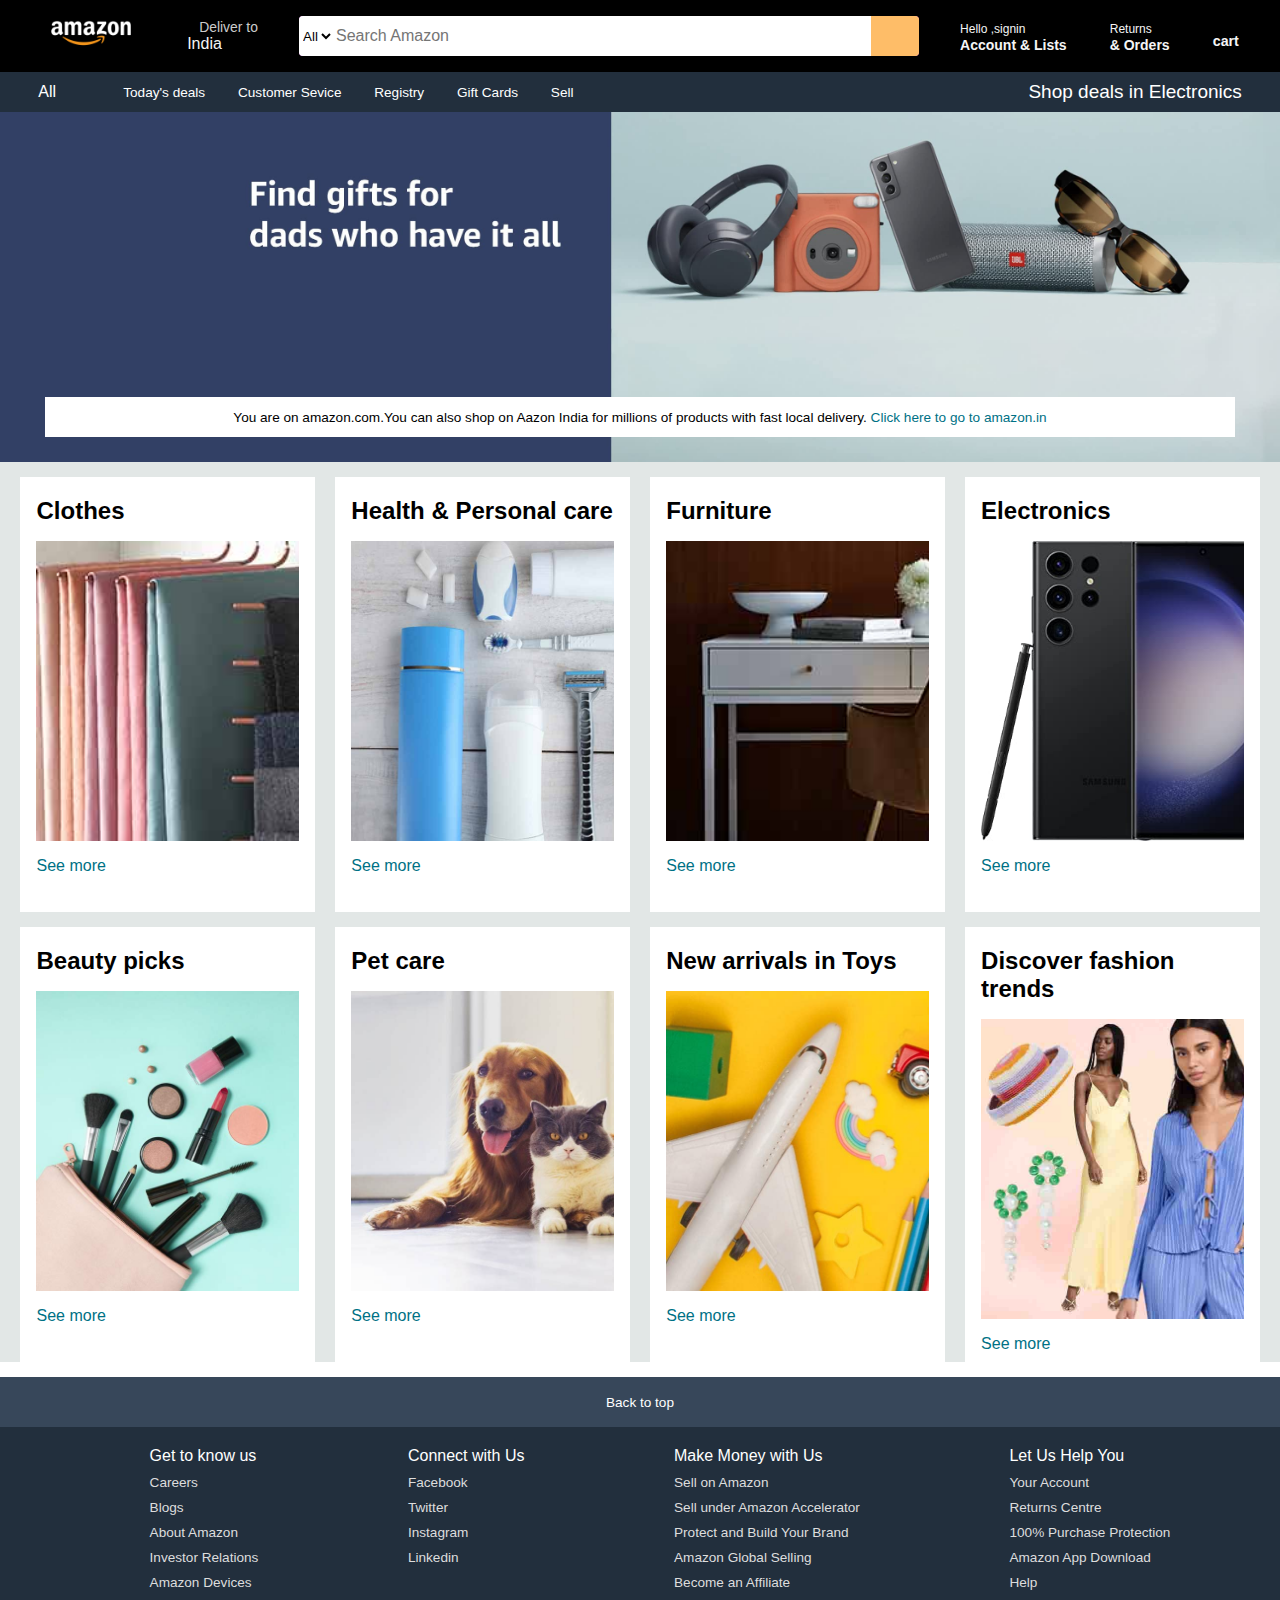
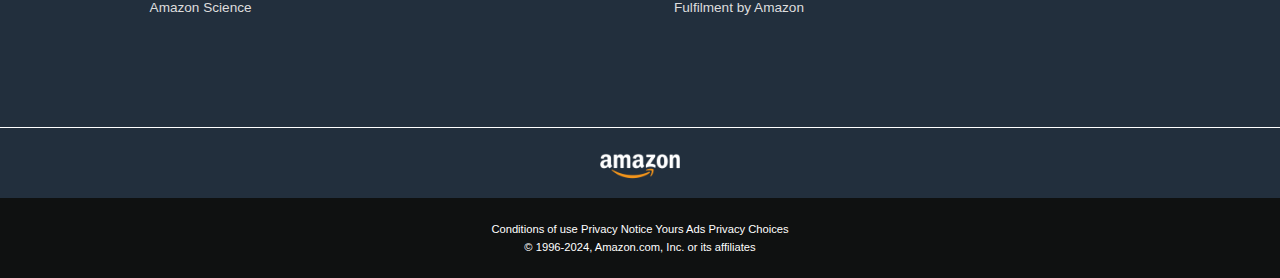
<file: index.html>
<!DOCTYPE html>
<html lang="en">
<head>
    <meta charset="UTF-8">
    <meta name="viewport" content="width=device-width, initial-scale=1.0">
    <title>Amazon</title>
    <link rel="stylesheet" href="https://cdnjs.cloudflare.com/ajax/libs/font-awesome/6.5.2/css/all.min.css" integrity="sha512-SnH5WK+bZxgPHs44uWIX+LLJAJ9/2PkPKZ5QiAj6Ta86w+fsb2TkcmfRyVX3pBnMFcV7oQPJkl9QevSCWr3W6A==" crossorigin="anonymous" referrerpolicy="no-referrer" />
    <link rel="stylesheet" href="style.css">
</head>
<body>
    <header>
        <div class="navbar">
            <div class="nav-logo border">
                <div class="logo"></div>
            </div>

            <div class="nav-address border">
                <p class="add-first ">Deliver to</p>
                <div class="add-icon">
                    <i class="fa-solid fa-location-dot"></i>
                    <p class="add-sec">India</p>
                </div>

            </div>
            <div class="nav-search">
                <select class="search-select">
                    <option>All</option>
                </select>
                <input placeholder="Search Amazon" class="search-input">
                <div class="search-icon">
                    <i class="fa-solid fa-magnifying-glass"></i>
                </div>
            </div>
        
        <div class="nav-signin border">
            <p><span>Hello ,signin</span></p>
            <p class="nav-second">Account & Lists</p>
        </div>

        <div class="nav-return border">
            <p><span>Returns</span></p>
            <p class="nav-second">& Orders</p>
        </div>
        <div class="nav-cart border">
            <i class="fa-solid fa-cart-shopping"></i>
            cart
        </div>
    </div>

        <div class="panel">
                <div class="pnel-all">
                    <i class="fa-solid fa-bars"></i>
                    All
                </div>
                <div class="panel-ops">
                    <p>Today's deals</p>
                    <p>Customer Sevice</p>
                    <p>Registry</p>
                    <p>Gift Cards</p>
                    <p>Sell</p>

                </div>
                <div class="panel-deals">
                    Shop deals in Electronics
                </div>
            </div>
    </header>

    <div class= "hero_sections">

        <!-- <image src="image/hero_image.jpg"></image> -->
        <div class="hero-message">
            <p> You are on amazon.com.You can also shop on Aazon India for millions of products with fast local delivery. <a>Click here to go to amazon.in</a></p>
        </div>
    </div>
    <div class="Shop-section">
        <div class="box1 box">
           <div class="box-content">
                <h2>Clothes</h2>
                <div class="box-image" style="background-image: url('image/box1_image\ \(1\).jpg');"></div>
                <p>See more</p>
           </div>
        </div>
        <div class="box2 box">
            <div class="box-content">
                <h2>Health & Personal care</h2>
                <div class="box-image" style="background-image: url('image/box2_image.jpg');"></div>
                <p>See more</p>
           </div>
        </div>
        <div class="box3 box">
            <div class="box-content">
                <h2>Furniture</h2>
                <div class="box-image" style="background-image: url('image/box3_image.jpg');"></div>
                <p>See more</p>
           </div>
        </div>
        <div class="box4 box">
            <div class="box-content">
                <h2>Electronics</h2>
                <div class="box-image" style="background-image: url('image/box4_image.jpg');"></div>
                <p>See more</p>
           </div>
        </div>
        <div class="box5 box">
            <div class="box-content">
                 <h2>Beauty picks</h2>
                 <div class="box-image" style="background-image: url('image/box5_image.jpg');"></div>
                 <p>See more</p>
            </div>
         </div>
         <div class="box6 box">
             <div class="box-content">
                 <h2>Pet care</h2>
                 <div class="box-image" style="background-image: url('image/box6_image.jpg');"></div>
                 <p>See more</p>
            </div>
         </div>
         <div class="box7 box">
             <div class="box-content">
                 <h2>New arrivals in Toys</h2>
                 <div class="box-image" style="background-image: url('image/box7_image.jpg');"></div>
                 <p>See more</p>
            </div>
         </div>
         <div class="box8 box">
             <div class="box-content">
                 <h2>Discover fashion trends</h2>
                 <div class="box-image" style="background-image: url('image/box8_image.jpg');"></div>
                 <p>See more</p>
            </div>
         </div>
    </div>
    <footer>
        <div class="foot-panel1">
            Back to top
        </div>
        <div class="foot-panel2">
            <ul>
                <p>Get to know us</p>
                <a>Careers</a>
                <a>Blogs</a>
                <a>About Amazon</a>
                <a>Investor Relations</a>
                <a>Amazon Devices</a>
                <a>Amazon Science</a>
                
            </ul>
            <ul>
                <p>Connect with Us</p>
                <a>Facebook</a>
                <a>Twitter</a>
                <a>Instagram</a>
                <a>Linkedin</a>
                
            </ul>
            <ul>
                <p>Make Money with Us</p>
                <a>Sell on Amazon</a>
                <a>Sell under Amazon Accelerator</a>
                <a>Protect and Build Your Brand</a>
                <a>Amazon Global Selling</a>
                <a>Become an Affiliate</a>
                <a>Fulfilment by Amazon</a>
                
            </ul>
            <ul>
                <p>Let Us Help You</p>
                <a>Your Account</a>
                <a>Returns Centre</a>
                <a>100% Purchase Protection</a>
                <a>Amazon App Download</a>
                <a>Help</a>
                
            </ul>
        </div>
        <div class="foot-panel3">
            <div class="logo"></div>
        </div>
        <div class="foot-panel4">
            <div class="pages">
                <a>Conditions of use</a>
                <a>Privacy Notice</a>
                <a>Yours Ads Privacy Choices</a>
            </div>
            <div class="copyright">
                © 1996-2024, Amazon.com, Inc. or its affiliates
            </div>
        </div>
    </footer>
</body>
</html>
</file>
<file: style.css>
*{
    margin:0;
    font-family: Arial;
    border:border-box;
}
.navbar {
    height:72px;
    
    background-color: black;
    color:whitesmoke;
    display :flex;
    align-items: center;
    justify-content: space-evenly;
}
.nav-logo {
    height: 62px;
    width: 100px;
    
}

.logo{
    background-image: url("image/amazon_logo.png");
    background-size: cover;
    height:50px;
    width:100%;
}
.border{
    border:2px solid transparent;
}
.border:hover{
    border:2px solid white;
}
.add-first{
    color:#cccccc;
    font-size:0.87rem;
    margin-left: 15px;
}
.add-sec{
    font-size: 1rem;
    margin-left: 3px;
}

.add-icon {
    display:flex;
    align-items:center;
}

.nav-search{
    display:flex;
    justify-content: space-evenly;
    background-color:rgb(239, 119, 250);
    width:620px;
    height:40px;
    border-radius: 4px;

}
.search-select{
    background-color: #fff;
    width:50px;
    text-align:center;
    border-top-left-radius:4px;
    border-bottom-left-radius: 4px ;
    border: none;
}
.search-input{
    width:500%;
    font-size:1rem;
    border:none;
}
.search-icon{
    width:45%;
    display:flex;
    justify-content: center;
    align-items:center ;
    font-size:19px;
    background-color: #febd68;
    border-top-right-radius:4px;
    border-bottom-right-radius: 4px ;
    color:#0f1111
}

.nav-search:hover{
    border:3px  solid orange;

}
span{
    font-size:12px;
}
.nav-second{
    font-size: 14px ;
    font-weight: 700;
}

.nav-cart i {
    font-size: 30px;

}

.nav-cart{
    font-size: 0.89rem;
    font-weight: 700;
}
.panel{
    height:40px;
    background-color:#222f3d;
    display:flex;
    color:white;
    align-items: center;
    justify-content: space-evenly;
}
.panel-ops p{
    display:inline;
    margin-left: 29px;
}
.panel-ops{
    width:70%;
    font-size: 0.85rem;
}
.panel-deals{
    font-size: 19px ;
}
.hero_sections {
    background-image: url("image/hero_image.jpg");
    background-size: cover;
    height:350px;
    display:flex;
    justify-content: center;
    align-items:flex-end ;
    
}
/*other process apply in below*/

/* img{
    height:1000px;
    width:100%;
    background-size: cover;
} */
.hero-message{
    background-color: #fff;
    color:black;
    height:40px;
    width:93%;
    display:flex;
    align-items: center;
    justify-content: center;
    font-size: 0.85rem;
    margin-bottom: 25px;
    
}
.hero-message a{
    color: #007185;
}
.Shop-section {
    display:flex;
    flex-wrap: wrap;
    justify-content: space-evenly;
    background-color: #e2e7e6;
}
.box{
    height:400px;
    /* width:25px; */
    /* border:2px solid black; */
    width:23%;
    background-color: #fff;
    padding:20px 0px 15px;
    margin-top: 15px;

}
.box-image{
    height:300px;
    background-size: cover;
    /* background-repeat: no-repeat; */
    margin-top: 1rem;
    margin-bottom: 1rem;
}
.box-content{
    margin-left:1rem;
    margin-right: 1rem;
}
.box-content p{
    color:#007185 ;
}
footer{
    margin-top:15px ;
}
.foot-panel1{
    background-color: #37475a;
    color:white;
    height:50px;
    display: flex;
    justify-content: center;
    align-items: center;
    font-size: 0.85rem;
}

.foot-panel2{
    background-color: #222f3d;
    color:white;
    height:300px;
    display: flex;
    justify-content: space-evenly;
    /*align-items: center;
    font-size: 0.85rem; */

}
ul{
    margin-top: 20px;
}
ul a {
    display: block;
    font-size:0.85rem;
    margin-top: 10px;
    color:#dddddd;
}
.foot-panel3{
    background-color: #222f3d;
    color:white;
    border-top: 0.5px solid white;
    height:70px;
    display: flex;
    justify-content: center;
    align-items:center ;

}
.logo{
    background-image: url("image/amazon_logo.png");
    background-size: cover;
    height:50px;
    width:100px;
}
.foot-panel4{
  background-color: #0f1111;  
  color:white;
  height:80px;
  font-size: 0.7rem;
  text-align: center;
  
}
.pages{
    padding-top:25px;
}
.copyright{
    padding-top: 6px;
}
</file>
